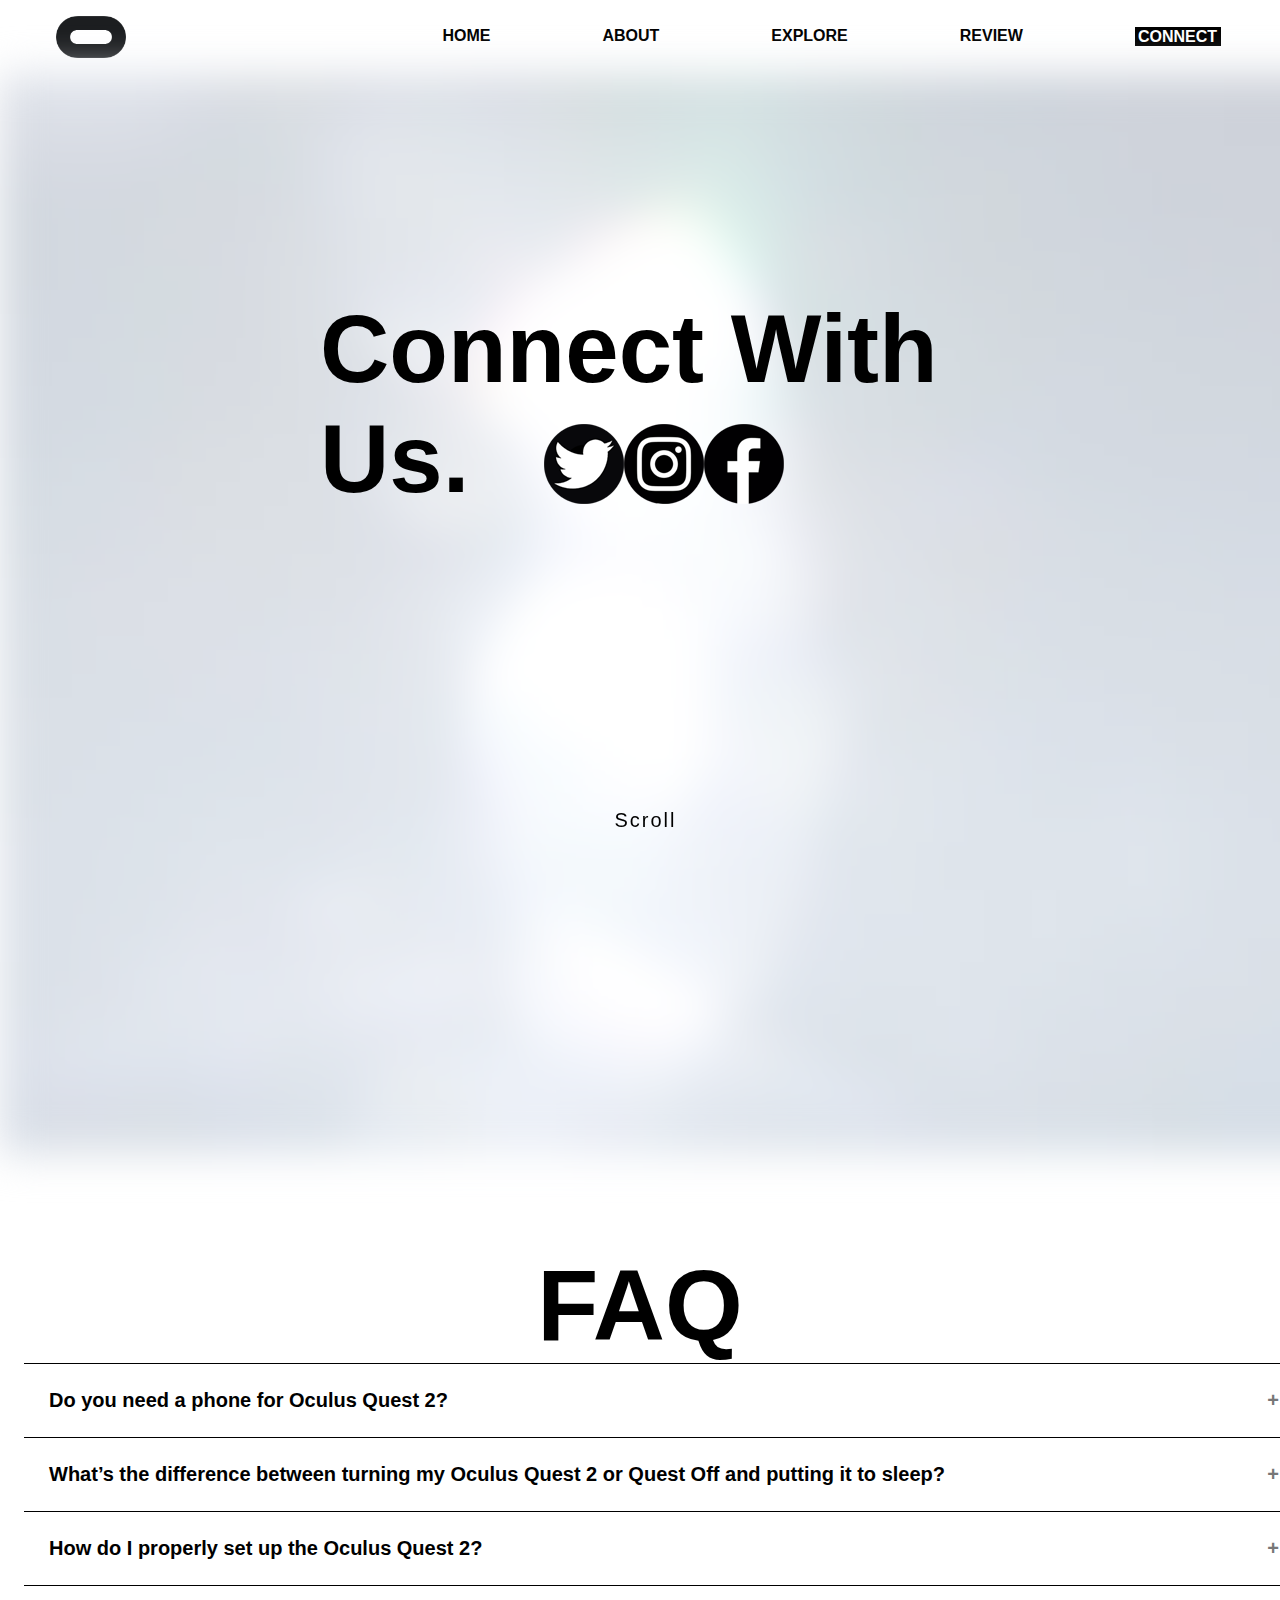
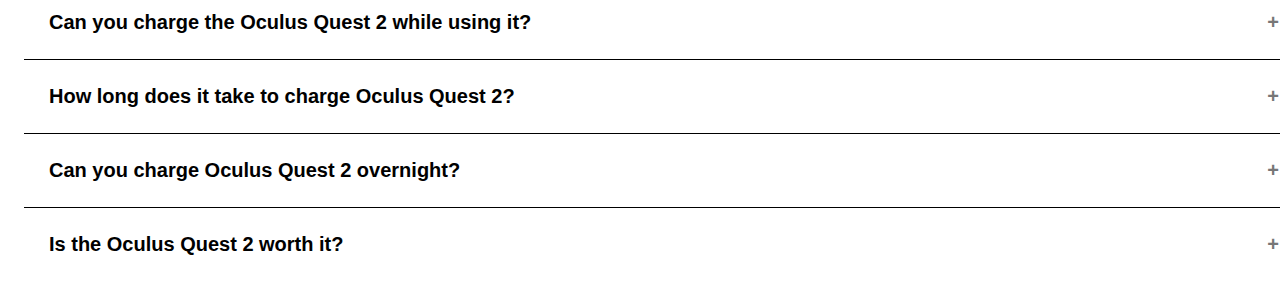
<file: contact.html>
<!DOCTYPE html>
<html lang="en">
<head>
    <meta charset="UTF-8">
    <meta name="viewport" content="width=device-width, initial-scale=1.0">
    <title>Oculus | CONTACT</title>
    <link rel="shortcut icon" href="https://www.oculus.com/favicon.ico">
    <style>
html{
    scroll-behavior: smooth;
    overflow-x: hidden;
}
*{
  font-family: 'Ubuntu', sans-serif;
  margin: 0;
}
body{
    background-color: #fff;
}
/* #F0F0F0 */

li {
    list-style: none;
}

a {
    text-decoration: none;
}

#text{
  position: relative;
  left:-100%;
  animation: anim3 2s forwards 3s;
  font-weight: bold;
  font-style: italic;
}



.navbar {
    display: flex;
    justify-content: space-between;
    align-items: center;
    padding: 1rem 1.5rem;
    /* background: rgb(224, 172, 104); */
    
}

.hamburger {
    display: none;
}

.bar {
    display: block;
    width: 25px;
    height: 3px;
    margin: 5px auto;
    -webkit-transition: all 0.3s ease-in-out;
    transition: all 0.3s ease-in-out;
    
}

.nav-menu {
    display: flex;
    justify-content: space-between;
    align-items: center;
}

.nav-item {
    margin-left: 5rem;
}

.nav-link{
  font-size: 1rem;
  font-weight: bold;
  color: #000;
  margin-right:2em ;
  
}

.nav-link:hover{
  color: black;
  -webkit-transition: color 0.4s ease-in-out;
  -moz-transition: color 0.4s ease-in-out;
  transition: color 0.4s ease-in-out ;
}

.nav-logo {
  margin-left: 2em;
  width: 70px;
  height: auto;
}


li:after {    
  bottom: 0;
  content: "";
  display: block;
  height: 2px;
  left: 50%;
  position: block;
  background: #000;
  transition: width 0.3s ease 0s, left 0.3s ease 0s;
  width: 0;
}

li:hover:after { 
  width: 62.5%; 
  left: 0; 
}
@media only screen and (max-width: 768px) {
    .nav-menu {
        position: fixed;
        left: -100%;
        top: 5rem;
        flex-direction: column;
        background-color: #fff;
        width: 100%;
        border-radius: 10px;
        text-align: center;
        transition: 0.3s;
        box-shadow:
            0 10px 27px rgba(0, 0, 0, 0.05);
        z-index: 85;
    }

    .nav-menu.active {
        left: 0;
        
    }
    .nav-menu.active a{
      color: black;
    }
    .nav-item {
        margin: 2.5rem 0;
    }

    .hamburger {
        display: block;
        cursor: pointer;
    }
    .hamburger.active .bar:nth-child(2) {
        opacity: 0;
    }

    .hamburger.active .bar:nth-child(1) {
        transform: translateY(10px) rotate(45deg);
    }

    .hamburger.active .bar:nth-child(3) {
        transform: translateY(-8px) rotate(-45deg);
    }
    #canvas{
      width: 375px;
      height: 850px;
    }
}

.main-title{
  top: 40%;
  left: 50%;
  position: absolute;
  font-size: 6rem;
  text-decoration: none;
  transform: translate(-50%, -30%);
  color: #fff;
  text-decoration: none;
}


.container{
  height: 110vh;
}

/* back to top button */
#myBtn {
  display: none;
  position: fixed;
  bottom: 20px;
  right: 30px;
  z-index: 99;
  font-size: 18px;
  border: none;
  outline: none;
  background-color: #000;
  color: white;
  cursor: pointer;
  padding: 15px;
  border-radius: 4px;
}
#myBtn:hover {
  background-color: #555;
}
/* button ends here */
.contentimg{
  display: block;
  margin-left: auto;
  margin-right: auto;
  
}

.insidetext{
  float: left;
  padding-left: 10em;
  font-weight: bold;
  font-size: 1em;
  display: block;
  color: #181a1b;
}
.insidetext p{
  font-size: 60px;
  padding-left: 10px;
  padding-top: 15px;
  color: #181a1b;
}
.advdesc{
  margin-top: 16em;
  padding-left:11em;
  color: #898989;
  font-weight: 500;
  line-height: 25px;
}

.fillerinc{
  position: fixed;
  margin-left: auto;
  margin-right: auto;
  height: 100vh;
  color: black;
  z-index: 100;
}


.contentimg2 p{
  display: fixed;
  margin-left: auto;
  margin-right: auto;
  width: 20%;
  font-weight: bold;
}

.contentimg2 h1{
  display: fixed;
  margin-left: auto;
  margin-right: auto;
  width: 19%;
  font-weight: bold;
  font-size: 60px;
  line-height: 88%;
}
.content {
  width: 100%;
  background: rgb(24, 24, 24);
  min-height: 110vh;
  z-index: 2;
  position: absolute;
}

.float{
  animation-name: floatoc;
  animation-duration: 3s;
  animation-iteration-count: infinite;
  animation-timing-function: ease-in-out;
}
@keyframes floatoc {
  0% { transform: translate(0,  0px); }
  50%  { transform: translate(0, 15px); }
  100%   { transform: translate(0, -0px); }   
}

/*scroll down*/

#sect1 a {
  padding-top: 80px;
}
#sect1 a span {
  position: absolute;
  top: 0;
  left: 50%;
  width: 24px;
  height: 24px;
  margin-left: -12px;
  border-left: 1px solid #000;
  border-bottom: 1px solid #000;
  -webkit-transform: rotate(-45deg);
  transform: rotate(-45deg);
  -webkit-animation: sec1 2s infinite;
  animation: sec1 2s infinite;
  opacity: 0;
  box-sizing: border-box;
}
#sect1 a span:nth-of-type(1) {
  -webkit-animation-delay: 0s;
  animation-delay: 0s;
}
#sect1 a span:nth-of-type(2) {
  top: 16px;
  -webkit-animation-delay: .15s;
  animation-delay: .15s;
}
#sect1 a span:nth-of-type(3) {
  top: 32px;
  -webkit-animation-delay: .3s;
  animation-delay: .3s;
}
@-webkit-keyframes sec1 {
  0% {
    opacity: 0;
  }
  50% {
    opacity: 1;
  }
  100% {
    opacity: 0;
  }
}
@keyframes sec1 {
  0% {
    opacity: 0;
  }
  50% {
    opacity: 1;
  }
  100% {
    opacity: 0;
  }
}

.but a{
  position: absolute;
  bottom: 20px;
  left: 48%;
  z-index: 2;
  display: inline-block;
  -webkit-transform: translate(0, -50%);
  transform: translate(0, -50%);
  color: #000;
  font : normal 400 20px/1 'Josefin Sans', sans-serif;
  letter-spacing: .1em;
  text-decoration: none;
  transition: opacity .3s;
}

#blur{
  filter: blur(20px);
}

a#current{
  color: #fff;
}

#current{
  height: 3px;
  display: inline-block;
  background: #000;
  width: 62.5%;
  padding-bottom:15px;
  padding-top: 1px;
  padding-left: 3px;
  padding-right: 7px;
}
.socials{
  display: flex;
  justify-content: space-between;
  margin: auto;
  width: 15%;
  height: 5%;
  /* text-align: justify; */
  transform: translateY(-40em);
  transition: all .2s ease-in-out;
}

.socials a:hover{
  transform: scale(1.5);

}

/*Accordion style*/
.accordion {
  background-color: #fff;
  color: #000;
  cursor: pointer;
  padding: 25px;
  width: 100%;
  border: none;
  text-align: left;
  outline: none;
  font-size: 20px;
  transition: 0.4s;
  border-top: 1px solid #000;
  font-weight: bold;
}

.active, .accordion:hover {
  background-color: #ccc;
}

.accordion:after {
  content: '\002B';
  color: #777;

  float: right;
  margin-left: 5px;
}

.active:after {
  content: "\2212";
}

.box {
  padding: 0 18px;
  background-color: white;
  max-height: 0;
  overflow: hidden;
  transition: max-height 0.2s ease-out;
  margin-left: 2em;
}

.but p{
  color: #666;
  font-size: 20px;

}

#container{
  width: 100%;
  max-width: 80rem;
  margin: 0 auto;
  padding: 0 1.5rem;
}

#container a{
  all: unset;
}
</style>
</head>
<body>
    <button onclick="topFunction()" id="myBtn" title="Go to top">Up</button>

  <div id="menu">
    <header class="header">
        <nav class="navbar">
            <img src="image/logoblk.png" class="nav-logo"></a>
            <ul class="nav-menu">
              <li class="nav-item">
                  <a href="index.html" class="nav-link">HOME</a>
              </li>

              <li class="nav-item">
                  <a href="about.html" class="nav-link">ABOUT</a>
              </li>

              <li class="nav-item">
                  <a href="explore.html" class="nav-link">EXPLORE</a>
              </li>

              <li class="nav-item">
                  <a href="review.html" class="nav-link">REVIEW</a>
              </li>

              <li class="nav-item">
                  <a href="contact.html" class="nav-link" id="current">CONNECT</a>
              </li>
    </ul>
    <div class="hamburger">
        <span class="bar"></span>
        <span class="bar"></span>
        <span class="bar"></span>
    </div>
    </nav>
    </header>
  </div>
  <section id="sect1" class="but">
  <a href="#sect2"><span></span>Scroll</a>
  <div class="container">
        <video id="blur" width="1920" height="1080" autoplay="true" muted="muted" loop="loop" volume="0">
        <source src="image/Introducing Oculus Quest 2.mp4" type="video/mp4">
        Your Browser Does Not Support The Video Tag
        </video>
        <h2 class="main-title" style="color: #000;">Connect With Us.</h2>
        <span class="button"></span>
        <!-- <img src="image/background2.png" class="bg1" alt="background image"> -->
  </div>
  </section>
  <section class="socials">
    <a href="https://twitter.com/oculus" target="_blank"><img src="image/twitter.png" alt="Twitter"></a>
    <a href="https://www.instagram.com/oculus/?hl=en" target="_blank"><img src="image/instagram.png" alt="Instagram" class="midlogo"></a>
    <a href="https://www.facebook.com/Oculusvr/" target="_blank"><img src="image/facebook.png" alt="Facebook"></a>
  </section>
  <section id="sect2" class="but">
  <h1 style="text-align: center;font-size: 100px; padding-top: 1em;">FAQ</h1>
    <div id="container">
      <button class="accordion">Do you need a phone for Oculus Quest 2?</button>
      <div class="box">
        <p style="line-height: 1.6;padding-bottom: 1em;">Yes, to set up your Oculus Quest 2 or Quest, you'll need a smartphone with the Oculus companion app. The minimum OS requirements for phones to run the Oculus companion app are: <br>Apple i0S 10+ <br>Android 5.0+</p>
      </div>
      
      <button class="accordion">What’s the difference between turning my Oculus Quest 2 or Quest Off and putting it to sleep?</button>
      <div class="box">
        <p style="line-height: 2; font-weight: 500;">When you’re not using your Oculus Quest 2 or Quest, it can either be put to sleep or turned off entirely.</p>
        <p style="font-weight: bold; line-height: 2;color: rgb(80, 80, 80);">Putting Your Headset to Sleep</p>
        <p style="line-height: 1.6;">Putting your headset to sleep means that it will automatically “wake up” when it senses that the headset has been placed on someone’s head.
                                      When your headset is in sleep mode, power will still drain from the device, although much more slowly than when it’s in use.</p>
        <p style="padding-top: 1em; line-height: 1.6;">You can put your headset to sleep by pressing the power button on your headset. You can wake it back up by placing the headset on your head.</p>
        <p style="padding-top: 1em; font-weight: bold; color: rgb(80, 80, 80); line-height: 2;">Turning your headset off</p>
        <p style="line-height: 1.6;padding-bottom: 1em;">Turning your headset off means that the system is completely off, and will only turn on when the power button is held. When your <br> 
                                    headset is turned off, much less power will be drained than if it were in sleep mode.</p>
        <p style="line-height: 2;padding-bottom: 1em;">You can turn your Quest or Quest 2 off by holding down the power button for at least three seconds until the indicator light turns off.</p>
      </div>
      
      
      <button class="accordion">How do I properly set up the Oculus Quest 2?</button>
      <div class="box">
        <p style="font-weight: bold;color: rgb(80, 80, 80);line-height: 2;">Charge your headset</p>
        <p style="line-height: 1.6;">Plug the charging cord into your Oculus Quest Headset and a power source to begin charging it. The charging indicator turns green once it's fully charged.</p>
        <p style="font-weight: bold;color: rgb(80, 80, 80);line-height:2;">Adjust your headset</p>  
        <p style="padding-left: 1em;padding-bottom: 1em;"><b style="color: black;">1. </b>Loosen the <b style="color: rgb(80, 80, 80);">side straps</b> and then the <b style="color: rgb(80, 80, 80);">top strap.</b></p>
        <p style="padding-left: 1em;padding-bottom: 1em;"><b style="color: black;">2. </b>Starting from the back, put your headset.</p>
        <p style="padding-left: 3em;padding-bottom: 1em;">• Make sure to pull the back strap down until it cradles the base of your head.</p>
        <p style="padding-left: 3em;padding-bottom: 1em;">• If you're wearing glasses, put on the headset from the front first</p>
        <p style="padding-left: 1em;padding-bottom: 2em;"><b style="color: black;">3. </b>Tighten the <b style="color: rgb(80, 80, 80);">side tabs </b>and then <b style="color: rgb(80, 80, 80);">top strap.</b></p>
        <p style="font-weight: bold;color: rgb(80, 80, 80);line-height:2;">Adjust your view</p> 
        <p style="padding-bottom: 0.5em;">•‎‎‏‏‎&emsp;With your hands holding both sides of your headset, slowly move your Oculus Quest up and down until the picture is clear and the‎</p>
        <p style="padding-bottom: 1em;">‏‏‎ ‎&emsp;headset feels comfortable.</p>
        <p style="padding-bottom: 1em;">•‎‎‏‏‎&emsp;If you wear glasses, insert the glasses spacer into your Oculus Quest headset prior to using it.‎</p>
        <p style="padding-bottom: 0.5em;">•‎‎‏‏‎&emsp;If the image in your headset isn't clear, you can use your left thumb to move the image slider on the left of the bottom of your headset‎</p>
        <p style="padding-bottom: 1em;">‏‏‎ ‎&emsp;to the left and right until the image is clear.</p>
        <p style="padding-bottom: 1em;">Once your headset is adjusted, follow the instructions in-VR and in the Oculus mobile app to complete the setup process.</p>
        <p style="font-weight: bold;color: rgb(80, 80, 80);line-height:2;">Troubleshooting</p>
        <p style="line-height: 1.6;padding-bottom: 1em;">If you're having trouble completing the setup process, make sure your Wi-Fi signal is strong. If you have a weak signal, try moving to another location. 
        Quest must be set up on a secure, password protected network. Unsecured networks can't be used for the setup process. Your Wi-Fi network can't use captive portals.</p>
        <p style="padding-bottom: 1em;">Problems still arising after following these procedures?<a href="https://support.oculus.com/articles/contact-us/contact-us/index-contact-us" target="blank" style="cursor: pointer;color: #1d65c1;"> contact Customer Support</a></p>
      </div>

      <button class="accordion">Can you charge the Oculus Quest 2 while using it?</button>
      <div class="box">
        <p style="padding-bottom: 1em;line-height: 1.6;">Simple answer, Yes of course! Oculus Quest 2 delievers optimal battery life aswell as compatibility to be used while on charge. <br>Through the use of <b style="color: rgb(80, 80, 80);">Oculus Link</b>, the USB 3.0 cable offers high speed data transfers and power to the Oculus Quest 2.</p>
        <!-- <p style="padding-bottom: 1em;">Through the use of <b style="color: rgb(80, 80, 80);">Oculus Link</b>, the USB 3.0 cable offers high speed data transfers and power to the Oculus Quest 2.</p> -->
        <p style="font-weight: bold;color: rgb(80, 80, 80);line-height:2;">Setup</p> 
        <p style="padding-left: 1em;padding-bottom: 1em;"><b style="color: black;">1. </b>Open the Oculus app on your PC</p>
        <p style="padding-left: 1em;padding-bottom: 1em;"><b style="color: black;">2. </b>Turn on your Quest 2 or Quest.</p>
        <p style="padding-left: 1em;padding-bottom: 1em;"><b style="color: black;">3. </b>Plug your USB 3 cable into a USB 3.0 port on your PC, and then plug the other end into your headset.</p>
        <p style="padding-left: 1em;padding-bottom: 1em;"><b style="color: black;">4. </b>A message displays in VR prompting you to <b style="color: rgb(80, 80, 80);">Allow access to data.</b> Select <b style="color: rgb(80, 80, 80);">Deny.</b> If you mistakenly 'Allow' the prompt, you must</p>
        <p style="padding-left: 2em;padding-bottom: 1em;">unplug your USB cable from the Quest and plug it back in.</p>
        <p style="padding-left: 1em;padding-bottom: 1em;"><b style="color: black;">5. </b>When prompted to Enable <b style="color: rgb(80, 80, 80);">Oculus Link</b>, select <b style="color: rgb(80, 80, 80);">Enable</b> to begin remote rendering using Oculus Link.</p>
      </div>

      <button class="accordion">How long does it take to charge Oculus Quest 2?</button>
      <div class="box">
        <b><p style="padding-bottom: 1em;padding-left: 1em;color:rgb(80, 80, 80)">Around 2.5 hours</p></b>
        <p style="padding-bottom: 1em; line-height: 1.6;">The Oculus Quest 2 will take around 2.5 hours to achieve a full charge. You can choose to charge it either using the USB-C adapter that comes in the box, or a Quest 2 charging dock for the headset and controllers.</p>
        <p style="padding-bottom: 1em; line-height: 1.6;">It is recommended to use our official <b>Oculus Charger </b>supplied when purchasing the headset. Monitoring the battery percentage is easy by checking the <b>Oculus App.</b></p>
        <p style="padding-bottom: 1em; line-height: 1.6;">Once the Quest 2 is fully charged, you can expect between 2-3 hours of battery life.</p>
      </div>

      <button class="accordion">Can you charge Oculus Quest 2 overnight?</button>
      <div class="box">
        <p style="padding-bottom: 1em;line-height: 1.6;">With our innovative technology, it is possible to leave your Oculus charing overnight, However, we do not officially recommend this option and unplug once the device is fully charged.</p>
        <p style="padding-bottom: 1em;">The Oculus Quest 2 is equipped with a <b style="color: rgb(80, 80, 80);">Lithium-ion Battery.</b> With advanced mechanisms to avoid overcharging, Oculus aims to lessen the risks on your device but we strongly advise to unplug once device is completely charged.</b></p>
      </div>

      <button class="accordion">Is the Oculus Quest 2 worth it?</button>
      <div class="box">
        <b style="color: rgb(80, 80, 80);"><p style="padding-bottom: 1em;padding-left: 1em;">Yes, Of course!</p></b>
        <p style="padding-bottom: 1em; padding-left: 1em;">Experience the future of virtual technology and embark on new adventures with friends and family with the Oculus Quest 2.</p>
        <p style="padding-bottom: 1em;padding-left: 1em;">At Oculus we advance for the future of technology. Our initial start was to introduce the world of VR and what it offers. Our main focus in today's future is to advance VR and focus on standalone devices. Improvements are a constant feature we live by, to produce quality products, 
        we listen and learn from our dedicated community.</p>
        <p style="padding-bottom: 1em;padding-left: 1em;">At a price of just $479* you receive a piece of new technology. <a href="https://www.oculus.com/quest-2/" target="blank" style="cursor: pointer;color: #1d65c1;">Buy Now!</a></p>
      </div>
    </div>
  </section>
<script>
//Button JS starts
var mybutton = document.getElementById("myBtn");

// When the user scrolls down 20px from the top of the document, show the button
window.onscroll = function() {scrollFunction()};

function scrollFunction() {
  if (document.body.scrollTop > 20 || document.documentElement.scrollTop > 20) {
    mybutton.style.display = "block";
  } else {
    mybutton.style.display = "none";
  }
}

// When the user clicks on the button, scroll to the top of the document
function topFunction() {
  document.body.scrollTop = 0;
  document.documentElement.scrollTop = 0;


}
//Button JS End
$(function() {
  $('a[href*=#]').on('click', function(e) {
    e.preventDefault();
    $('html, body').animate({ scrollTop: $($(this).attr('href')).offset().top}, 500, 'linear');
  });
});


</script>
<script>
//Accordion script
var acc = document.getElementsByClassName("accordion");
var i;

for (i = 0; i < acc.length; i++) {
  acc[i].addEventListener("click", function() {
    this.classList.toggle("active");
    var panel = this.nextElementSibling;
    if (panel.style.maxHeight) {
      panel.style.maxHeight = null;
    } else {
      panel.style.maxHeight = panel.scrollHeight + "px";
    } 
  });
}
</script>

</body>
</html>
</file>
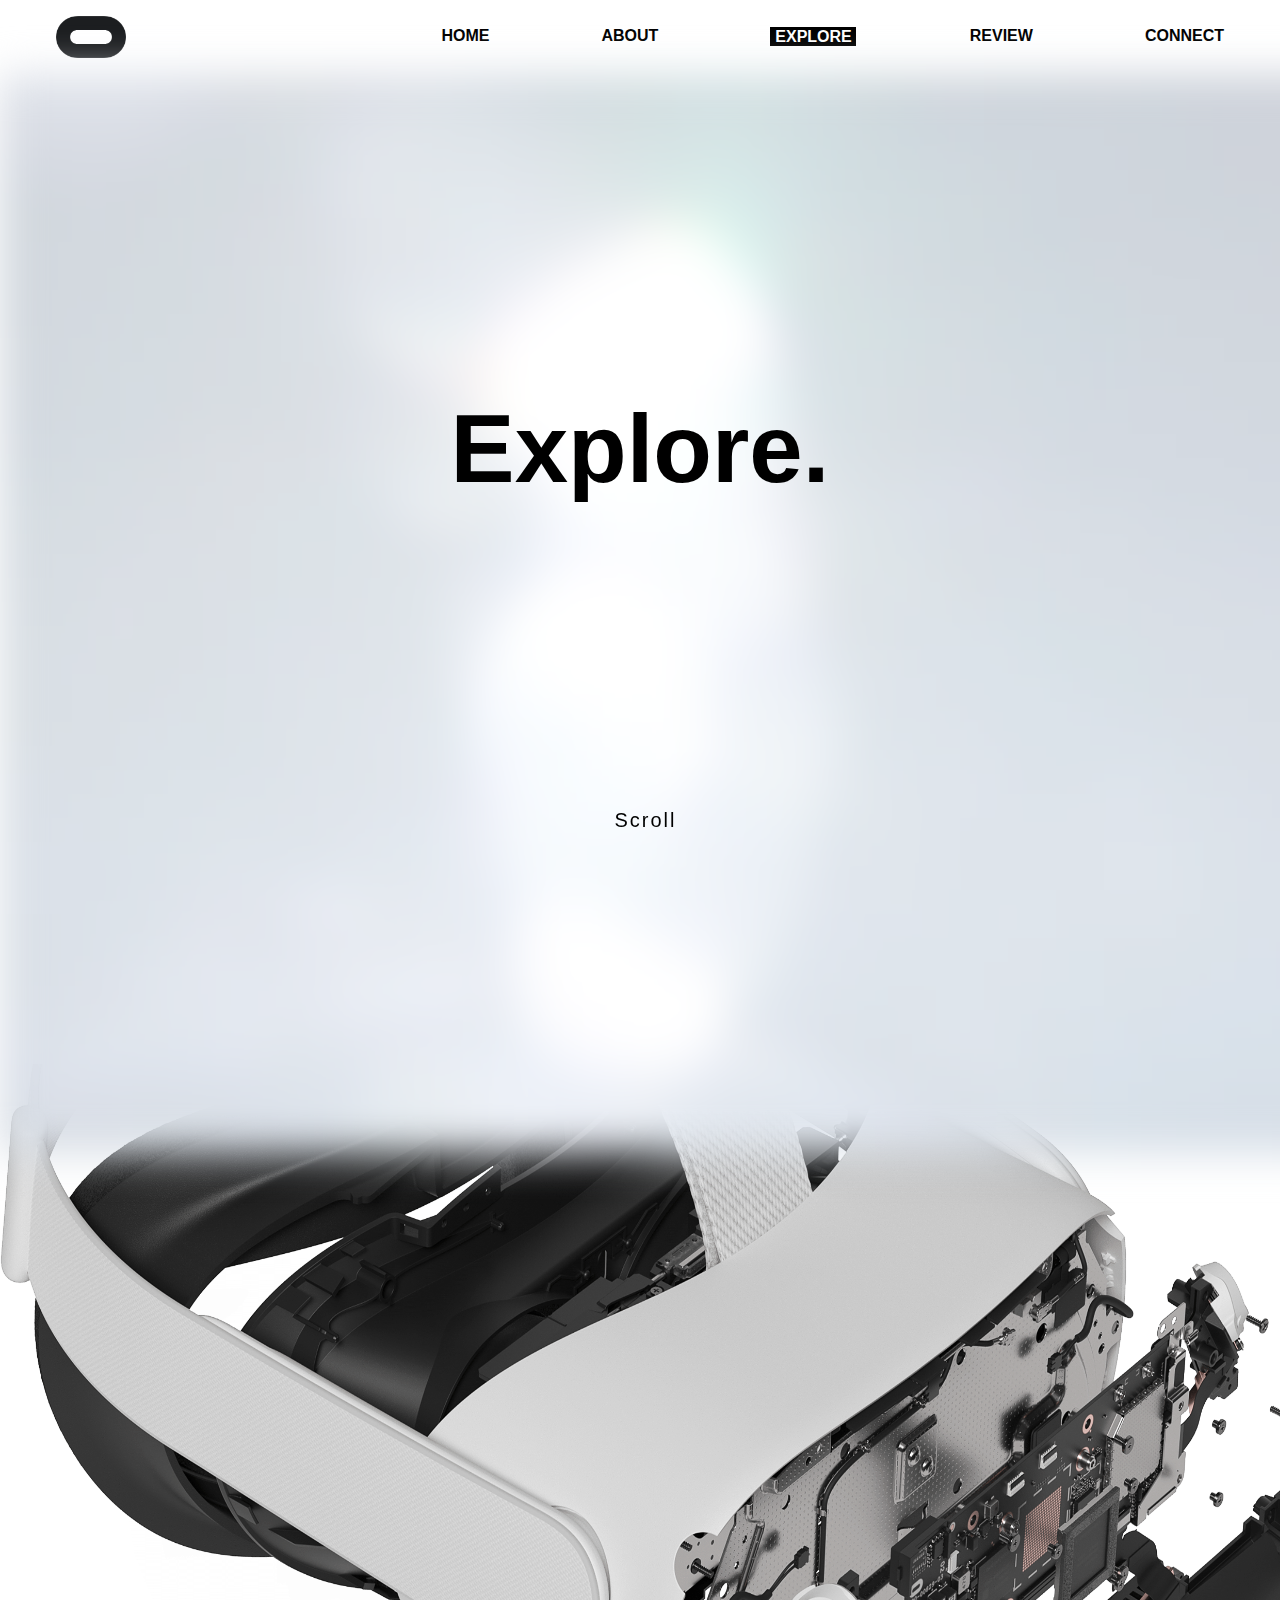
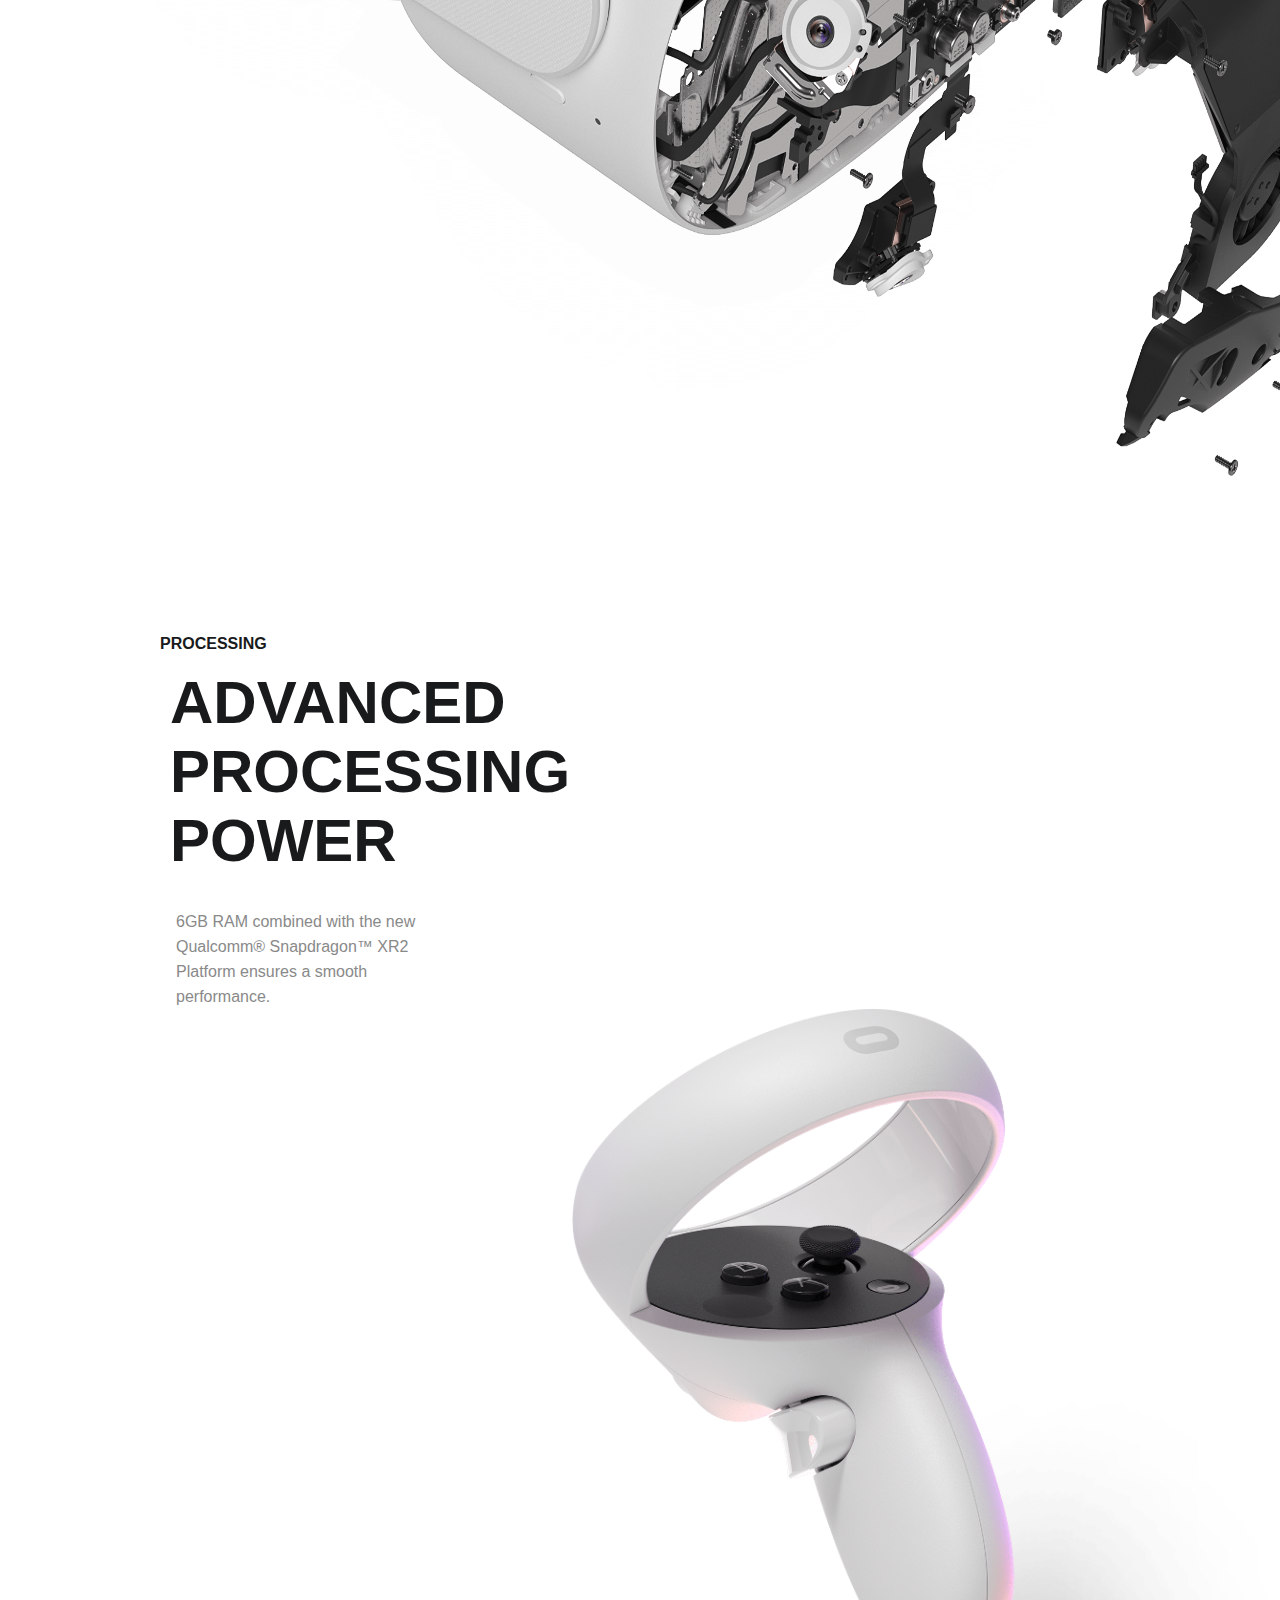
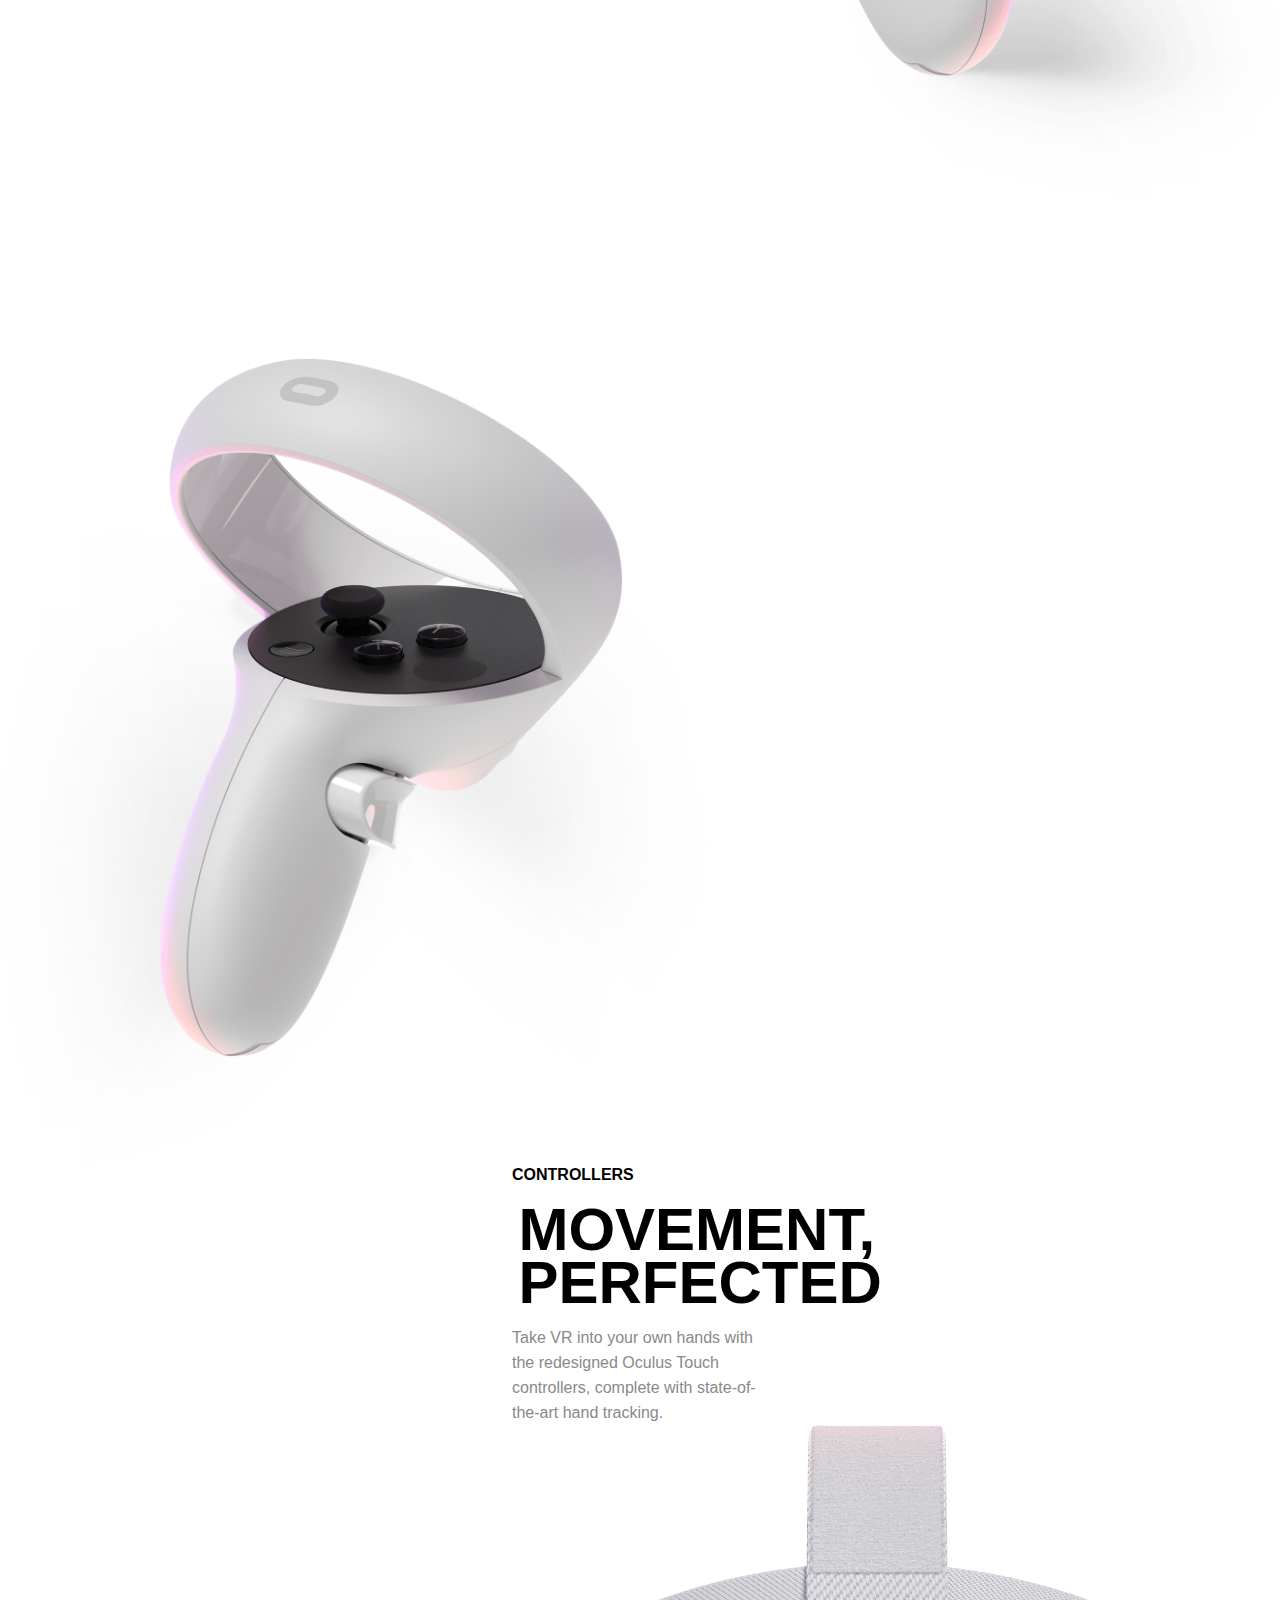
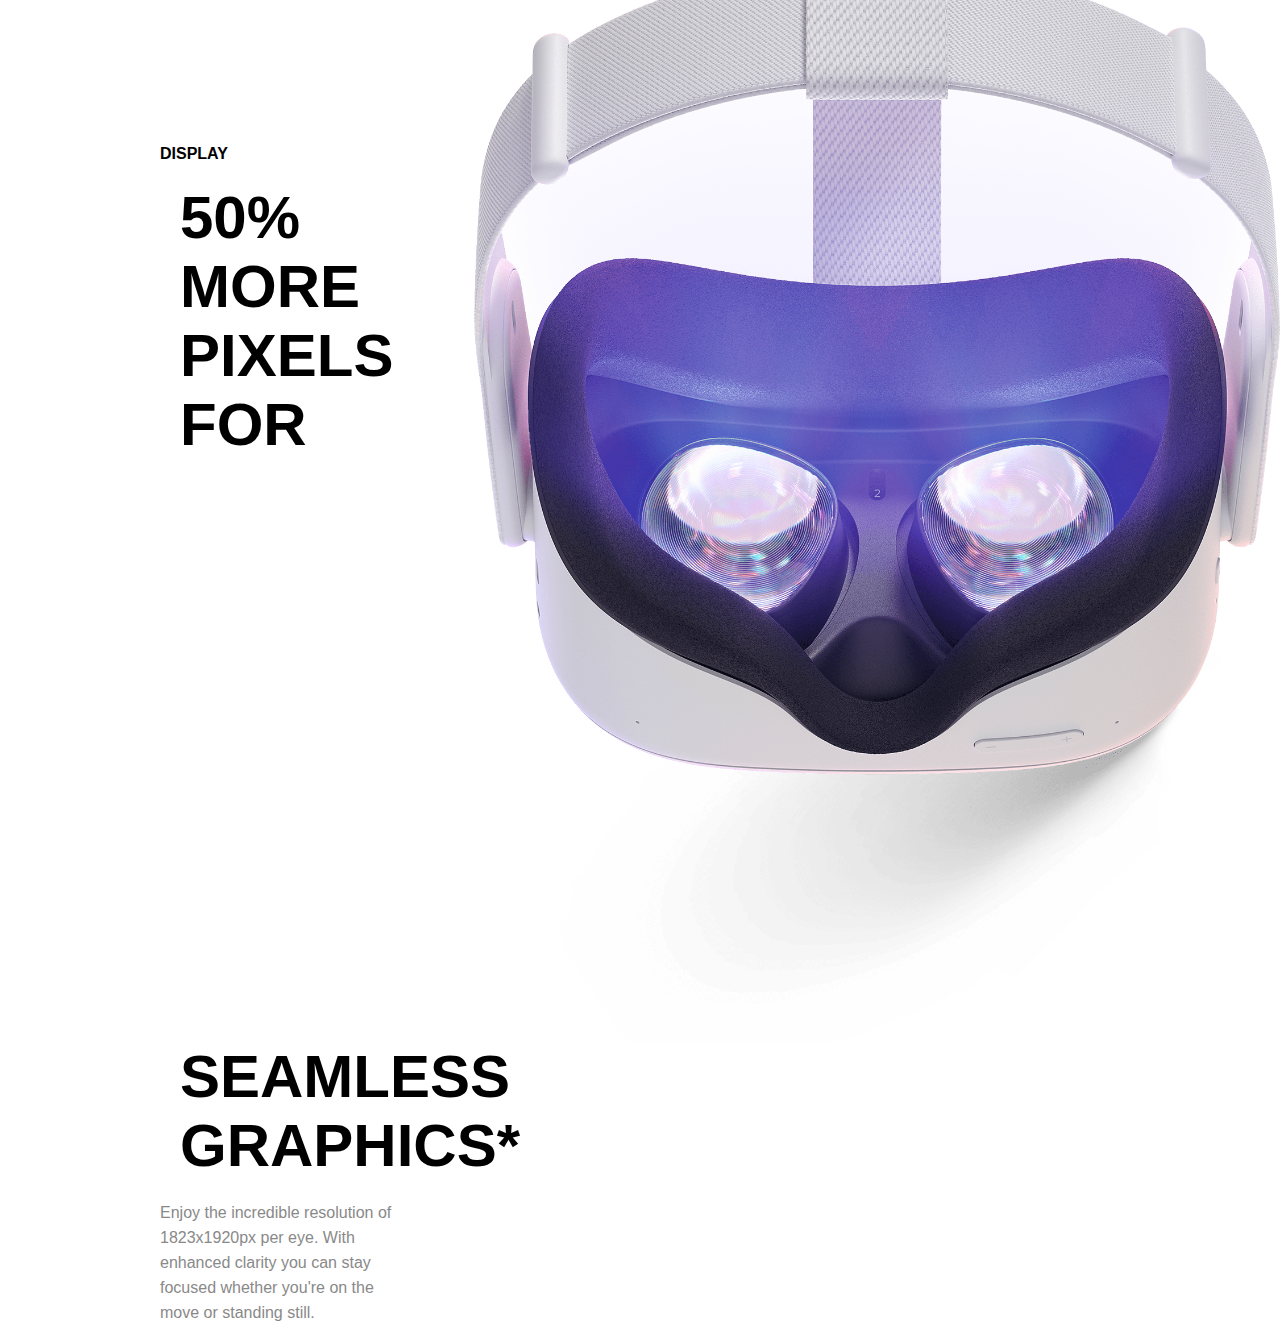
<file: explore.html>
<!DOCTYPE html>
<html lang="en">
<head>
    <meta charset="UTF-8">
    <meta name="viewport" content="width=device-width, initial-scale=1.0">
    <title>Oculus | EXPLORE</title>
    <link rel="shortcut icon" href="https://www.oculus.com/favicon.ico">
    <style>
html{
    scroll-behavior: smooth;
    overflow-x: hidden;
}
*{
  font-family: 'Ubuntu', sans-serif;
  margin: 0;
}
body{
    background-color: #fff;
}
/* #F0F0F0 */

li {
    list-style: none;
}

a {
    text-decoration: none;
}

#text{
  position: relative;
  left:-100%;
  animation: anim3 2s forwards 3s;
  font-weight: bold;
  font-style: italic;
  
}



.navbar {
    display: flex;
    justify-content: space-between;
    align-items: center;
    padding: 1rem 1.5rem;
    /* background: rgb(224, 172, 104); */
    
}

.hamburger {
    display: none;
}

.bar {
    display: block;
    width: 25px;
    height: 3px;
    margin: 5px auto;
    -webkit-transition: all 0.3s ease-in-out;
    transition: all 0.3s ease-in-out;
    
}

.nav-menu {
    display: flex;
    justify-content: space-between;
    align-items: center;
}

.nav-item {
    margin-left: 5rem;
}

.nav-link{
  font-size: 1rem;
  font-weight: bold;
  color: #000;
  margin-right:2em ;
  
}

.nav-link:hover{
  color: black;
  -webkit-transition: color 0.4s ease-in-out;
  -moz-transition: color 0.4s ease-in-out;
  transition: color 0.4s ease-in-out ;
}

.nav-logo {
  margin-left: 2em;
  width: 70px;
  height: auto;
}



li:after {    
  bottom: 0;
  content: "";
  display: block;
  height: 2px;
  left: 50%;
  position: block;
  background: #000;
  transition: width 0.3s ease 0s, left 0.3s ease 0s;
  width: 0;
}

li:hover:after { 
  width: 62.5%; 
  left: 0; 
}
@media only screen and (max-width: 768px) {
    .nav-menu {
        position: fixed;
        left: -100%;
        top: 5rem;
        flex-direction: column;
        background-color: #fff;
        width: 100%;
        border-radius: 10px;
        text-align: center;
        transition: 0.3s;
        box-shadow:
            0 10px 27px rgba(0, 0, 0, 0.05);
        z-index: 85;
    }

    .nav-menu.active {
        left: 0;
        
    }
    .nav-menu.active a{
      color: black;
    }
    .nav-item {
        margin: 2.5rem 0;
    }

    .hamburger {
        display: block;
        cursor: pointer;
    }
    .hamburger.active .bar:nth-child(2) {
        opacity: 0;
    }

    .hamburger.active .bar:nth-child(1) {
        transform: translateY(10px) rotate(45deg);
    }

    .hamburger.active .bar:nth-child(3) {
        transform: translateY(-8px) rotate(-45deg);
    }
    #canvas{
      width: 375px;
      height: 850px;
    }
}

.main-title{
    top: 40%;
    left: 50%;
    position: absolute;
    font-size: 6rem;
    text-decoration: none;
    transform: translate(-50%, -30%);
}

.container{
    height: 110vh;
}

/* back to top button */
#myBtn {
  display: none;
  position: fixed;
  bottom: 20px;
  right: 30px;
  z-index: 99;
  font-size: 18px;
  border: none;
  outline: none;
  background-color: #000;
  color: white;
  cursor: pointer;
  padding: 15px;
  border-radius: 4px;
}
#myBtn:hover {
  background-color: #555;
}
/* button ends here */
.contentimg{
display: block;
margin-left: auto;
margin-right: auto;

}

.insidetext{
    float: left;
    padding-left: 10em;
    font-weight: bold;
    font-size: 1em;
    display: block;
    color: #181a1b;
}
.insidetext p{
    font-size: 60px;
    padding-left: 10px;
    padding-top: 15px;
    color: #181a1b;
}
.advdesc{
    margin-top: 16em;
    padding-left:11em;
    color: #898989;
    font-weight: 500;
    line-height: 25px;
}

.fillerinc{
    position: fixed;
    margin-left: auto;
    margin-right: auto;
    height: 100vh;
    color: black;
    z-index: 100;
}


.contentimg2 p{
    display: fixed;
    margin-left: auto;
    margin-right: auto;
    width: 20%;
    font-weight: bold;
}

.contentimg2 h1{
    display: fixed;
    margin-left: auto;
    margin-right: auto;
    width: 19%;
    font-weight: bold;
    font-size: 60px;
    line-height: 88%;
}
.content {
  width: 100%;
  background: rgb(24, 24, 24);
  min-height: 110vh;
  z-index: 2;
  position: absolute;
}

.float{
    animation-name: floatoc;
    animation-duration: 3s;
    animation-iteration-count: infinite;
    animation-timing-function: ease-in-out;
}
@keyframes floatoc {
  0% { transform: translate(0,  0px); }
  50%  { transform: translate(0, 15px); }
  100%   { transform: translate(0, -0px); }   
}


#current{     
  height: 3px;
  display: inline-block;
  background: #000;
  width: 62.5%;
  padding-bottom: 15px;
  padding-top: 1px;
  padding-left: 5px;
  padding-right: 6px;
}

a#current{
  color: white;
}
/*scroll down*/

#sect1 a {
  padding-top: 80px;
}
#sect1 a span {
  position: absolute;
  top: 0;
  left: 50%;
  width: 24px;
  height: 24px;
  margin-left: -12px;
  border-left: 1px solid #000;
  border-bottom: 1px solid #000;
  -webkit-transform: rotate(-45deg);
  transform: rotate(-45deg);
  -webkit-animation: sec1 2s infinite;
  animation: sec1 2s infinite;
  opacity: 0;
  box-sizing: border-box;
}
#sect1 a span:nth-of-type(1) {
  -webkit-animation-delay: 0s;
  animation-delay: 0s;
}
#sect1 a span:nth-of-type(2) {
  top: 16px;
  -webkit-animation-delay: .15s;
  animation-delay: .15s;
}
#sect1 a span:nth-of-type(3) {
  top: 32px;
  -webkit-animation-delay: .3s;
  animation-delay: .3s;
}
@-webkit-keyframes sec1 {
  0% {
    opacity: 0;
  }
  50% {
    opacity: 1;
  }
  100% {
    opacity: 0;
  }
}
@keyframes sec1 {
  0% {
    opacity: 0;
  }
  50% {
    opacity: 1;
  }
  100% {
    opacity: 0;
  }
}

.but a{
    position: absolute;
    bottom: 20px;
    left: 48%;
    z-index: 1;
    display: inline-block;
    -webkit-transform: translate(0, -50%);
    transform: translate(0, -50%);
    color: #000;
    font : normal 400 20px/1 'Josefin Sans', sans-serif;
    letter-spacing: .1em;
    text-decoration: none;
    transition: opacity .3s;

}

#blur{
    filter: blur(20px);
}


    </style>
</head>
<body>
    <button onclick="topFunction()" id="myBtn" title="Go to top">Up</button>

  <div id="menu">
    <header class="header">
        <nav class="navbar">
          <img src="image/logoblk.png" class="nav-logo"></a>
            <ul class="nav-menu">
                <li class="nav-item">
                    <a href="index.html" class="nav-link">HOME</a>
                </li>

                <li class="nav-item">
                    <a href="about.html" class="nav-link">ABOUT</a>
                </li>

                <li class="nav-item">
                    <a href="explore.html" class="nav-link" id="current">EXPLORE</a>
                </li>

                <li class="nav-item">
                    <a href="review.html" class="nav-link">REVIEW</a>
                </li>

                <li class="nav-item">
                    <a href="contact.html" class="nav-link">CONNECT</a>
                </li>
    </ul>
    <div class="hamburger">
        <span class="bar"></span>
        <span class="bar"></span>
        <span class="bar"></span>
    </div>
    </nav>
    </header>
  </div>
  <section id="sect1" class="but">
  <a href="#sect2"><span></span>Scroll</a>
  <div class="container">
        <video id="blur" width="1920" height="1080" autoplay="true" muted="muted" loop="loop" volume="0">
        <source src="image/Introducing Oculus Quest 2.mp4" type="video/mp4">
        Your Browser Does Not Support The Video Tag
        </video>
        <h2 class="main-title" style="color: #000;padding-top: 1em;">Explore.</h2>
        <span class="button"></span>
        <!-- <img src="image/background2.png" class="bg1" alt="background image"> -->
  </div>
  </section>
  <section id="sect2" class="but">
  
  <div class="contentoverview">
      <div class="fillerinc"></div>
      <div class="contentimg">
          <img src="image/ocoinside.png" alt="oculus disessembled" style="width: 1812px; height: 1167px;">
          <h1 class="insidetext">PROCESSING<p>ADVANCED <br>PROCESSING<br> POWER</p></h1> 
          <br>
          <p class="advdesc">6GB RAM combined with the new <br>Qualcomm® Snapdragon™ XR2 <br>Platform ensures a smooth <br>performance.</p>
      </div>
      <div class="contentimg2">
          <img src="image/controlright.png" class="float" alt="Right controller of The Oculus" style="width: 708px;float: right;">
          <img src="image/controlleft.png" class="float" alt="Left controller of The Oculus" style="width: 708px;float: left;padding-top: 10em;">
          <p>CONTROLLERS</p>
          <h1 style="padding-top: 20px;">MOVEMENT,<br>PERFECTED</h1>
          <p style="font-size: 16px;color:#898989;font-weight: 540;padding-top: 1em;line-height: 25px;">Take VR into your own hands with<br>the redesigned Oculus Touch<br>controllers, complete with state-of-<br>the-art hand tracking.</p>
      </div>
      <div class="contentimg3">
          <img src="image/ocoexplore.png" class="float" alt="Oculus Quest 2 Showcase" style="width: 806px; float: right;">
          <p style="display:block;padding-top:20em;width: 20%;margin-left: 10em;font-weight: bold;">DISPLAY</p>
          <h1 style="margin-left: 180px;padding-top: 20px;font-size: 60px;">50% MORE <br>PIXELS FOR <br>SEAMLESS <br>GRAPHICS*</h1>
          <p style="display:block;padding-top:20px;width: 20%;margin-left: 10em;color:#898989;font-weight: 540;line-height: 25px;">Enjoy the incredible resolution of<br>1823x1920px per eye. With<br>enhanced clarity you can stay<br>focused whether you're on the<br>move or standing still.</p>
    </div>
  </div>
</section>
<script>
//Button JS starts
var mybutton = document.getElementById("myBtn");

// When the user scrolls down 20px from the top of the document, show the button
window.onscroll = function() {scrollFunction()};

function scrollFunction() {
  if (document.body.scrollTop > 20 || document.documentElement.scrollTop > 20) {
    mybutton.style.display = "block";
  } else {
    mybutton.style.display = "none";
  }
}

// When the user clicks on the button, scroll to the top of the document
function topFunction() {
  document.body.scrollTop = 0;
  document.documentElement.scrollTop = 0;


}
//Button JS End
$(function() {
  $('a[href*=#]').on('click', function(e) {
    e.preventDefault();
    $('html, body').animate({ scrollTop: $($(this).attr('href')).offset().top}, 500, 'linear');
  });
});
</script>
</body>
</html>
</file>
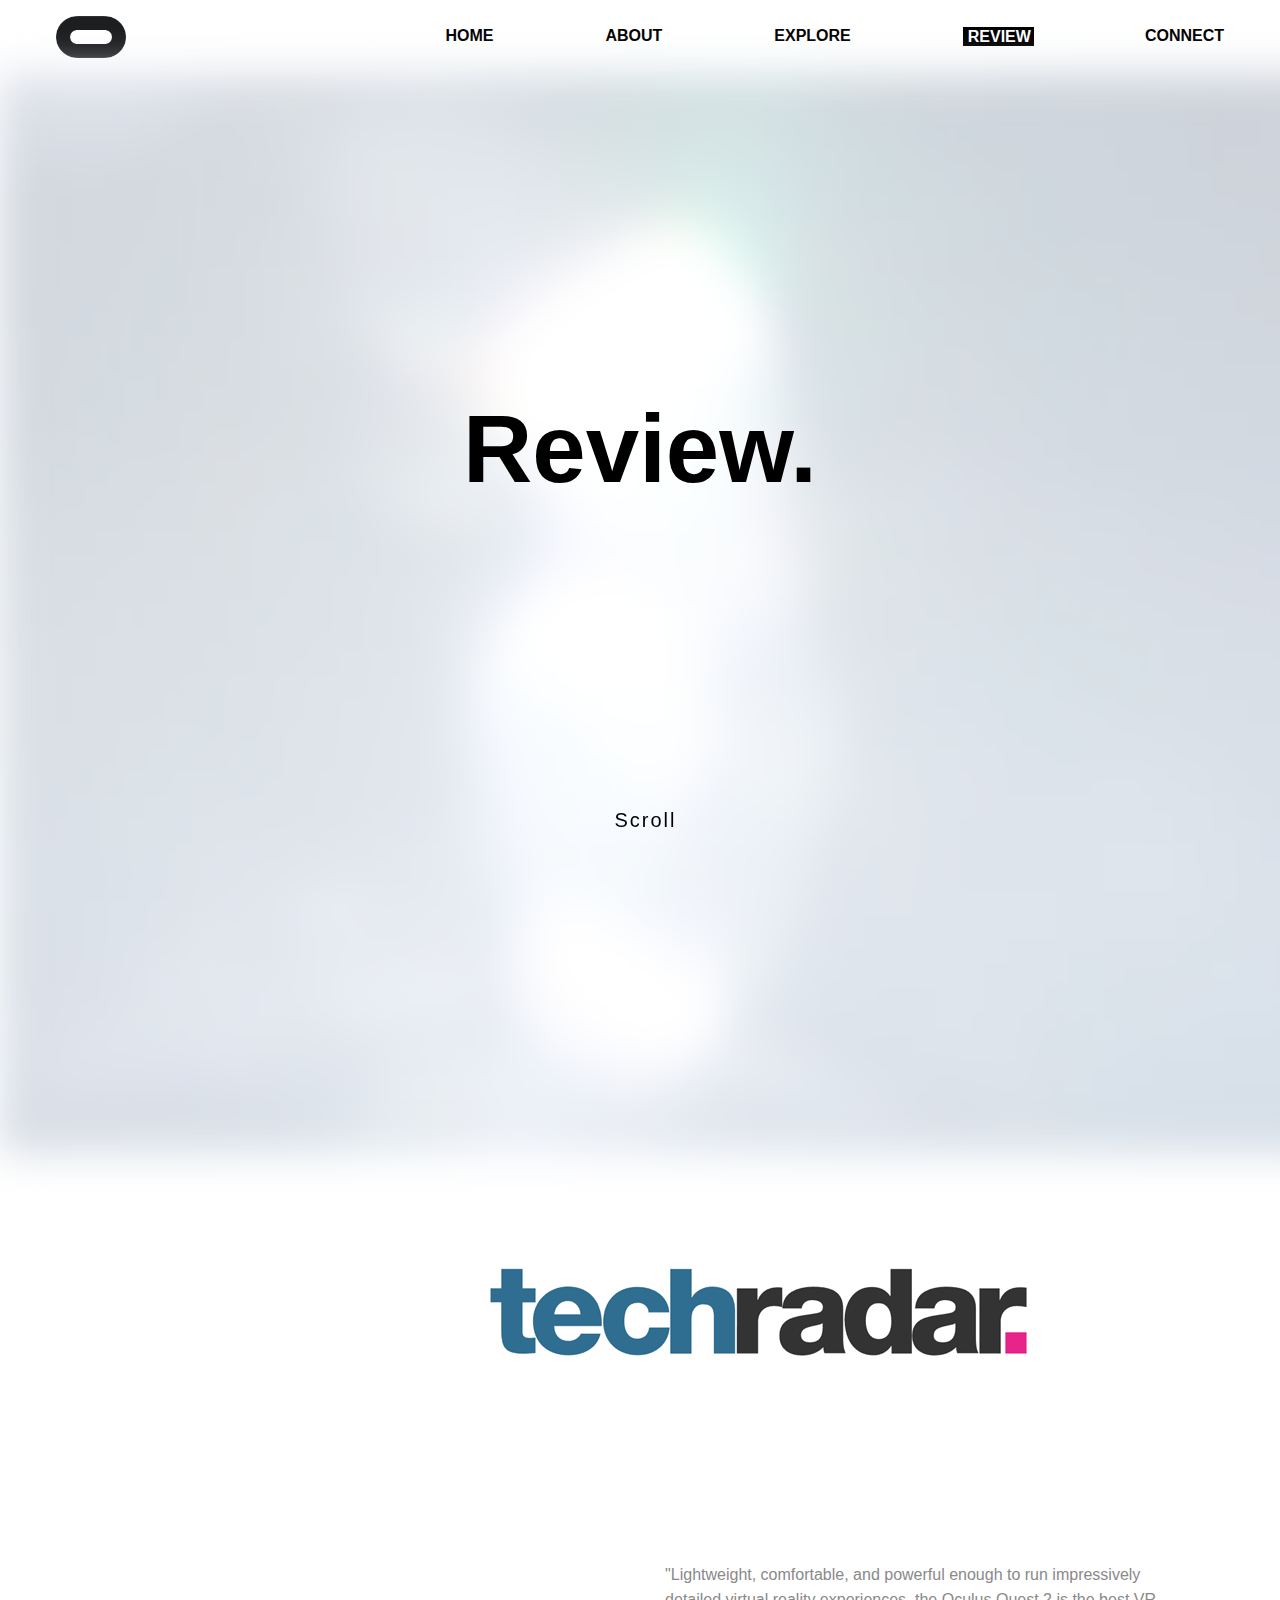
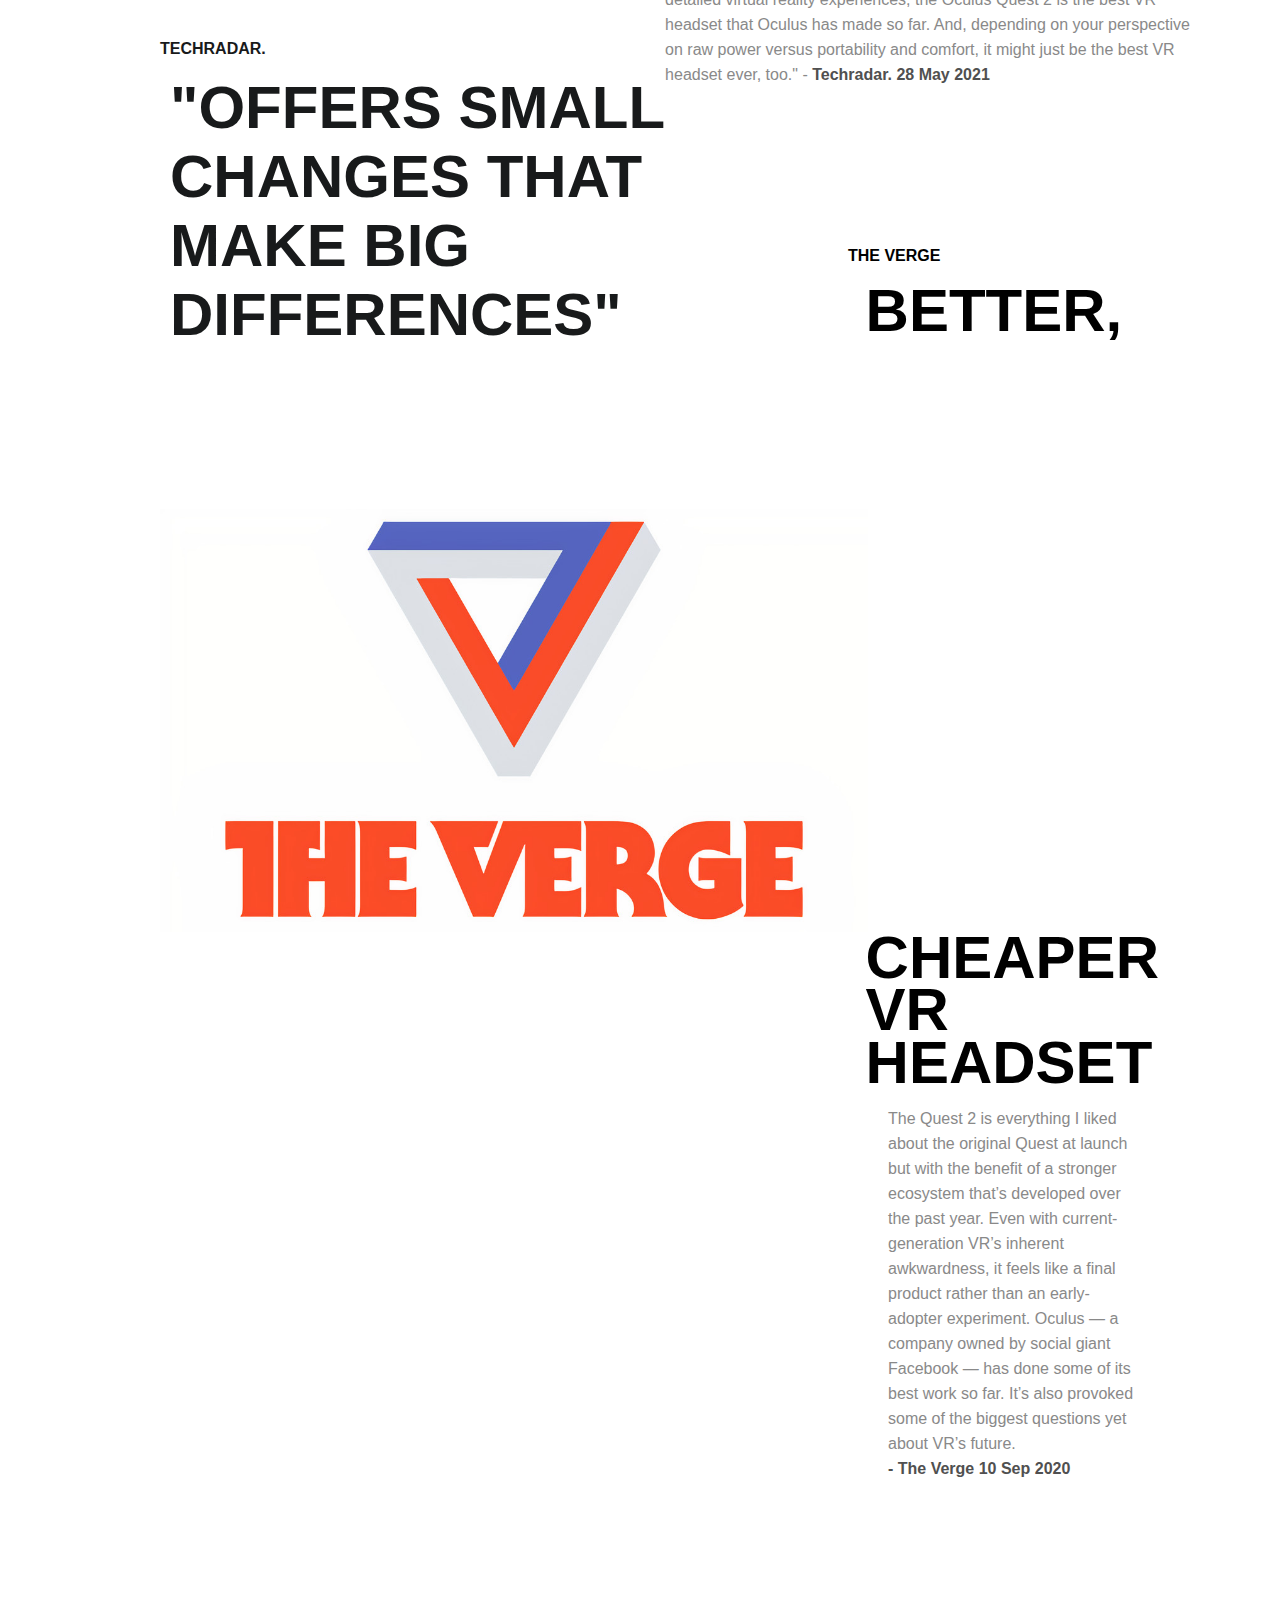
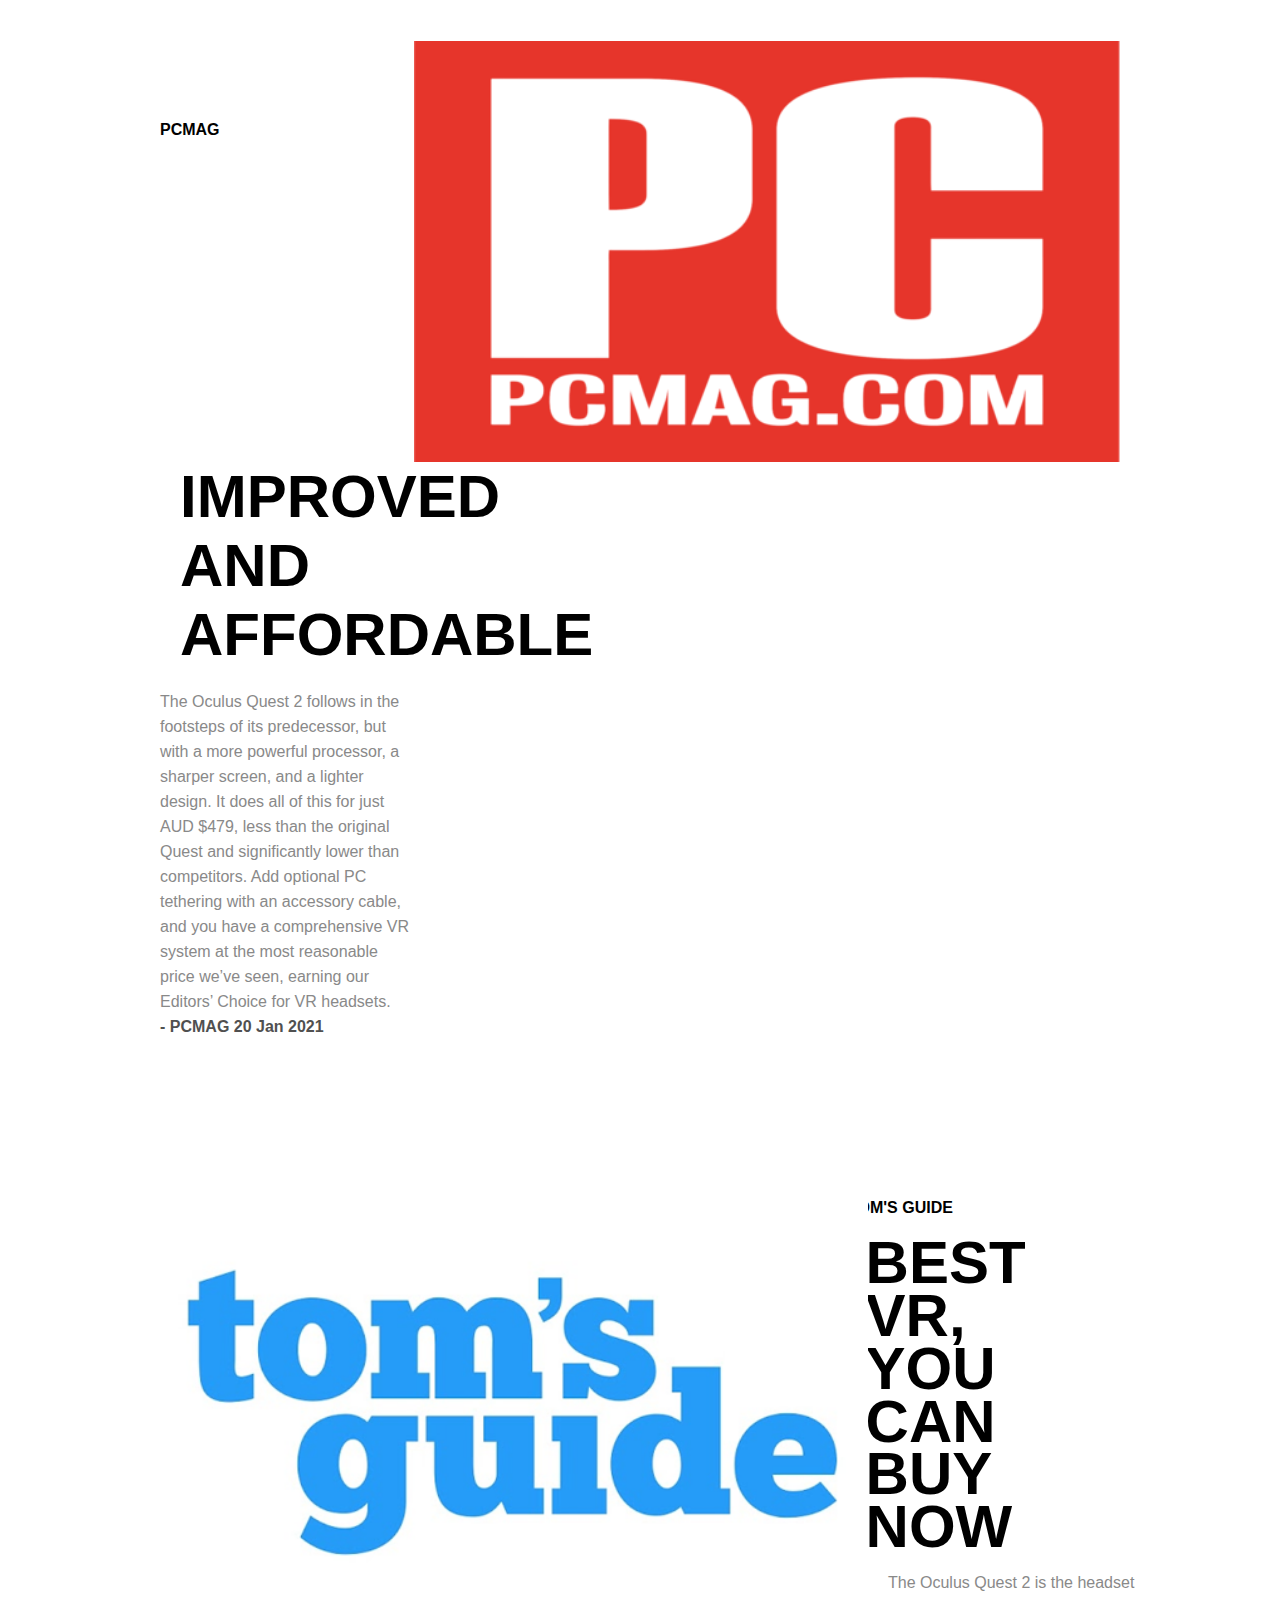
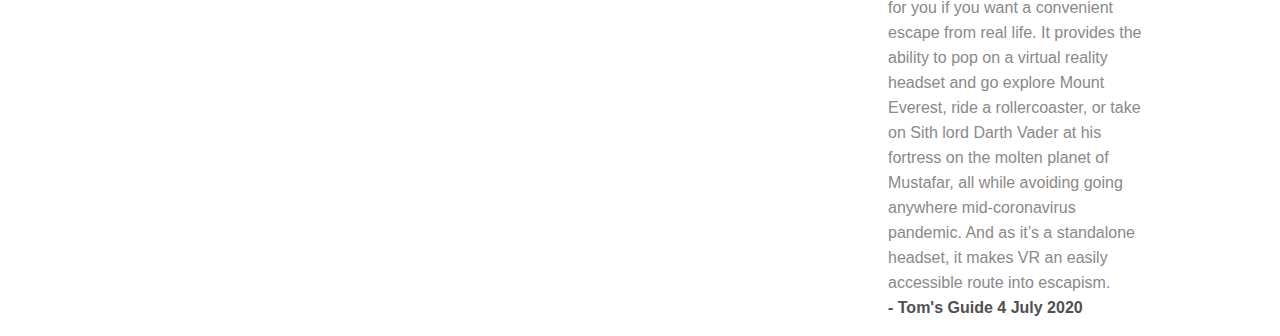
<file: review.html>
<!DOCTYPE html>
<html lang="en">
<head>
    <meta charset="UTF-8">
    <meta name="viewport" content="width=device-width, initial-scale=1.0">
    <title>Oculus | REVIEWS</title>
    <link rel="shortcut icon" href="https://www.oculus.com/favicon.ico">
    <style>
html{
    scroll-behavior: smooth;
    overflow-x: hidden;
}
*{
  font-family: 'Ubuntu', sans-serif;
  margin: 0;
}
body{
    background-color: #fff;
}
/* #F0F0F0 */

li {
    list-style: none;
}

a {
    text-decoration: none;
}

#text{
  position: relative;
  left:-100%;
  animation: anim3 2s forwards 3s;
  font-weight: bold;
  font-style: italic;
}



.navbar {
    display: flex;
    justify-content: space-between;
    align-items: center;
    padding: 1rem 1.5rem;
    /* background: rgb(224, 172, 104); */
    
}

.hamburger {
    display: none;
}

.bar {
    display: block;
    width: 25px;
    height: 3px;
    margin: 5px auto;
    -webkit-transition: all 0.3s ease-in-out;
    transition: all 0.3s ease-in-out;
    
}

.nav-menu {
    display: flex;
    justify-content: space-between;
    align-items: center;
}

.nav-item {
    margin-left: 5rem;
}

.nav-link{
  font-size: 1rem;
  font-weight: bold;
  color: #000;
  margin-right:2em ;
  
}

.nav-link:hover{
  color: black;
  -webkit-transition: color 0.4s ease-in-out;
  -moz-transition: color 0.4s ease-in-out;
  transition: color 0.4s ease-in-out ;
}

.nav-logo {
  margin-left: 2em;
  width: 70px;
  height: auto;
}



li:after {    
  bottom: 0;
  content: "";
  display: block;
  height: 2px;
  left: 50%;
  position: block;
  background: #000;
  transition: width 0.3s ease 0s, left 0.3s ease 0s;
  width: 0;
}

li:hover:after { 
  width: 62.5%; 
  left: 0; 
}
@media only screen and (max-width: 768px) {
    .nav-menu {
        position: fixed;
        left: -100%;
        top: 5rem;
        flex-direction: column;
        background-color: #fff;
        width: 100%;
        border-radius: 10px;
        text-align: center;
        transition: 0.3s;
        box-shadow:
            0 10px 27px rgba(0, 0, 0, 0.05);
        z-index: 85;
    }

    .nav-menu.active {
        left: 0;
        
    }
    .nav-menu.active a{
      color: black;
    }
    .nav-item {
        margin: 2.5rem 0;
    }

    .hamburger {
        display: block;
        cursor: pointer;
    }
    .hamburger.active .bar:nth-child(2) {
        opacity: 0;
    }

    .hamburger.active .bar:nth-child(1) {
        transform: translateY(10px) rotate(45deg);
    }

    .hamburger.active .bar:nth-child(3) {
        transform: translateY(-8px) rotate(-45deg);
    }
    #canvas{
      width: 375px;
      height: 850px;
    }
}

.main-title{
    top: 40%;
    left: 50%;
    position: absolute;
    font-size: 6rem;
    text-decoration: none;
    transform: translate(-50%, -30%);
    padding-top: 1em;
}

.container{
    height: 110vh;
}

/* back to top button */
#myBtn {
  display: none;
  position: fixed;
  bottom: 20px;
  right: 30px;
  z-index: 99;
  font-size: 18px;
  border: none;
  outline: none;
  background-color: #000;
  color: white;
  cursor: pointer;
  padding: 15px;
  border-radius: 4px;
}
#myBtn:hover {
  background-color: #555;
}
/* button ends here */
.contentimg{
display: block;
margin-left: auto;
margin-right: auto;

}

.insidetext{
    float: left;
    padding-left: 10em;
    font-weight: bold;
    font-size: 1em;
    display: block;
    color: #181a1b;
}
.insidetext p{
    font-size: 60px;
    padding-left: 10px;
    padding-top: 15px;
    color: #181a1b;
}
.advdesc{
    margin-top: 30em;
    padding-left:11em;
    color: #898989;
    font-weight: 500;
    line-height: 25px;
}

.fillerinc{
    position: fixed;
    margin-left: auto;
    margin-right: auto;
    height: 100vh;
    color: black;
    z-index: 100;
}


.contentimg2 p{
    display: fixed;
    margin-left: auto;
    margin-right: auto;
    width: 20%;
    font-weight: bold;
}

.contentimg2 h1{
    display: fixed;
    margin-left: auto;
    margin-right: auto;
    width: 21%;
    font-weight: bold;
    font-size: 60px;
    line-height: 88%;
}
.content {
  width: 100%;
  background: rgb(24, 24, 24);
  min-height: 110vh;
  z-index: 2;
  position: absolute;
}

.float{
    animation-name: floatoc;
    animation-duration: 3s;
    animation-iteration-count: infinite;
    animation-timing-function: ease-in-out;
}
@keyframes floatoc {
  0% { transform: translate(0,  0px); }
  50%  { transform: translate(0, 15px); }
  100%   { transform: translate(0, -0px); }   
}


#current{     
  height: 3px;
  display: inline-block;
  background: #000;
  width: 62.5%;
  padding-bottom: 15px;
  padding-top: 1px;
  padding-left: 5px;
  padding-right: 2px;
}

a#current{
  color: white;
}
/*scroll down*/

#sect1 a {
  padding-top: 80px;
}
#sect1 a span {
  position: absolute;
  top: 0;
  left: 50%;
  width: 24px;
  height: 24px;
  margin-left: -12px;
  border-left: 1px solid #000;
  border-bottom: 1px solid #000;
  -webkit-transform: rotate(-45deg);
  transform: rotate(-45deg);
  -webkit-animation: sec1 2s infinite;
  animation: sec1 2s infinite;
  opacity: 0;
  box-sizing: border-box;
}
#sect1 a span:nth-of-type(1) {
  -webkit-animation-delay: 0s;
  animation-delay: 0s;
}
#sect1 a span:nth-of-type(2) {
  top: 16px;
  -webkit-animation-delay: .15s;
  animation-delay: .15s;
}
#sect1 a span:nth-of-type(3) {
  top: 32px;
  -webkit-animation-delay: .3s;
  animation-delay: .3s;
}
@-webkit-keyframes sec1 {
  0% {
    opacity: 0;
  }
  50% {
    opacity: 1;
  }
  100% {
    opacity: 0;
  }
}
@keyframes sec1 {
  0% {
    opacity: 0;
  }
  50% {
    opacity: 1;
  }
  100% {
    opacity: 0;
  }
}

.but a{
    position: absolute;
    bottom: 20px;
    left: 48%;
    z-index: 1;
    display: inline-block;
    -webkit-transform: translate(0, -50%);
    transform: translate(0, -50%);
    color: #000;
    font : normal 400 20px/1 'Josefin Sans', sans-serif;
    letter-spacing: .1em;
    text-decoration: none;
    transition: opacity .3s;
}

#blur{
    filter: blur(20px);
}
    </style>
</head>
<body>
    <button onclick="topFunction()" id="myBtn" title="Go to top">Up</button>

  <div id="menu">
    <header class="header">
        <nav class="navbar">
            <img src="image/logoblk.png" class="nav-logo"></a>
            <ul class="nav-menu">
                <li class="nav-item">
                    <a href="index.html" class="nav-link">HOME</a>
                </li>

                <li class="nav-item">
                    <a href="about.html" class="nav-link">ABOUT</a>
                </li>

                <li class="nav-item">
                    <a href="explore.html" class="nav-link">EXPLORE</a>
                </li>

                <li class="nav-item">
                    <a href="review.html" class="nav-link" id="current">REVIEW</a>
                </li>

                <li class="nav-item">
                    <a href="contact.html" class="nav-link">CONNECT</a>
                </li>
    </ul>
    <div class="hamburger">
        <span class="bar"></span>
        <span class="bar"></span>
        <span class="bar"></span>
    </div>
    </nav>
    </header>
  </div>
  <section id="sect1" class="but">
  <a href="#sect2"><span></span>Scroll</a>
  <div class="container">
        <video id="blur" width="1920" height="1080" autoplay="true" muted="muted" loop="loop" volume="0">
        <source src="image/Introducing Oculus Quest 2.mp4" type="video/mp4">
        Your Browser Does Not Support The Video Tag
        </video>
        <h2 class="main-title" style="color: #000;">Review.</h2>
        <span class="button"></span>
        <!-- <img src="image/background2.png" class="bg1" alt="background image"> -->
  </div>
  </section>
  <section id="sect2" class="but">
  
  <div class="contentoverview">
      <div class="fillerinc"></div>
      <div class="contentimg">
          <img src="image/techradarlogo.png" alt="Techradar Logo" style="float: right;padding-right: 15em;padding-top: 5em;" class="float">
          <!-- <h1 style="text-align:center; padding-top:5em;font-size:50px;">TESTIMONIES</h1> -->
          <h1 class="insidetext" style="padding-top:10em;">TECHRADAR.<p>"OFFERS SMALL<br> CHANGES THAT <br>MAKE BIG <br>DIFFERENCES"</p></h1> 
          <br>
          <p class="advdesc">"Lightweight, comfortable, and powerful enough to run impressively <br>detailed virtual reality experiences, the Oculus Quest 2 is the best VR <br>headset that Oculus has made so far. And, depending on your perspective <br>on raw power versus portability and comfort, it might just be the best VR <br>
            headset ever, too." - <b style="font-weight: bold;color: rgb(80, 80, 80);">Techradar. 28 May 2021</b> </p>
      </div>
      <div class="contentimg2">
          <img src="image/vergelogo.jpg" class="float" alt="Verge Logo" style="width: 708px;float: left;padding-top: 10em;padding-left: 10em;">
          <p style="padding-left: 42em;padding-top: 10em;">THE VERGE</p>
          <h1 style="padding-left:12em;padding-top: 20px;">BETTER,<br>CHEAPER VR HEADSET</h1>
          <p style="padding-left:47em;font-size: 16px;color:#898989;font-weight: 540;padding-top: 1em;line-height: 25px;">The Quest 2 is everything I liked about the original Quest at launch but with the benefit of a stronger ecosystem that’s developed over the past year. Even with current-generation VR’s inherent awkwardness, it feels like a final product rather than an early-adopter experiment. Oculus — a company owned by social giant Facebook — has done some of its best work so far. It’s also provoked some of the biggest questions yet about VR’s future.
          <br><b style="color:rgb(80,80,80);">- The Verge 10 Sep 2020</b></p>
      </div>
      <div class="contentimg3">
          <img src="image/pcmaglogo.png" class="float" alt="PCMAG Logo" style="width: 706px; float: right;padding-top: 10em;padding-right: 10em;">
          <p style="display:block;padding-top:15em;width: 20%;margin-left: 10em;font-weight: bold;">PCMAG</p>
          <h1 style="margin-left: 180px;padding-top: 20px;font-size: 60px;">IMPROVED <br>AND <br> AFFORDABLE</h1>
          <p style="display:block;padding-top:20px;width: 20%;margin-left: 10em;color:#898989;font-weight: 540;line-height: 25px;">The Oculus Quest 2 follows in the footsteps of its predecessor, but with a more powerful processor, a sharper screen, and a lighter design. It does all of this for just AUD $479, less than the original Quest and significantly lower than competitors. Add optional PC tethering with an accessory cable, and you have a comprehensive VR system at the most reasonable price we’ve seen, earning our Editors’ Choice for VR headsets.
          <br><b style="color:rgb(80,80,80);">- PCMAG 20 Jan 2021</p></b>
    </div>
    <div class="contentimg2">
      <img src="image/tglogo.png" class="float" alt="Tom's Guide Logo" style="width: 708px;float: right;padding-top: 10em;padding-left: 10em;position: absolute;">
      <p style="padding-left: 42em;padding-top: 10em;">TOM'S GUIDE</p>
      <h1 style="padding-left:12em;padding-top: 20px;">BEST VR,<br>YOU CAN BUY NOW</h1>
      <p style="padding-left:47em;font-size: 16px;color:#898989;font-weight: 540;padding-top: 1em;line-height: 25px;padding-bottom: 1em;">The Oculus Quest 2 is the headset for you if you want a convenient escape from real life. It provides the ability to pop on a virtual reality headset and go explore Mount Everest, ride a rollercoaster, or take on Sith lord Darth Vader at his fortress on the molten planet of Mustafar, all while avoiding going anywhere mid-coronavirus pandemic. And as it’s a standalone headset, it makes VR an easily accessible route into escapism.
        <br><b style="color:rgb(80,80,80);">- Tom's Guide 4 July 2020</b></p>
    </div>
  </div>
</section>
<script>
//Button JS starts
var mybutton = document.getElementById("myBtn");

// When the user scrolls down 20px from the top of the document, show the button
window.onscroll = function() {scrollFunction()};

function scrollFunction() {
  if (document.body.scrollTop > 20 || document.documentElement.scrollTop > 20) {
    mybutton.style.display = "block";
  } else {
    mybutton.style.display = "none";
  }
}

// When the user clicks on the button, scroll to the top of the document
function topFunction() {
  document.body.scrollTop = 0;
  document.documentElement.scrollTop = 0;


}
//Button JS End
$(function() {
  $('a[href*=#]').on('click', function(e) {
    e.preventDefault();
    $('html, body').animate({ scrollTop: $($(this).attr('href')).offset().top}, 500, 'linear');
  });
});
</script>
</body>
</html>
</file>
